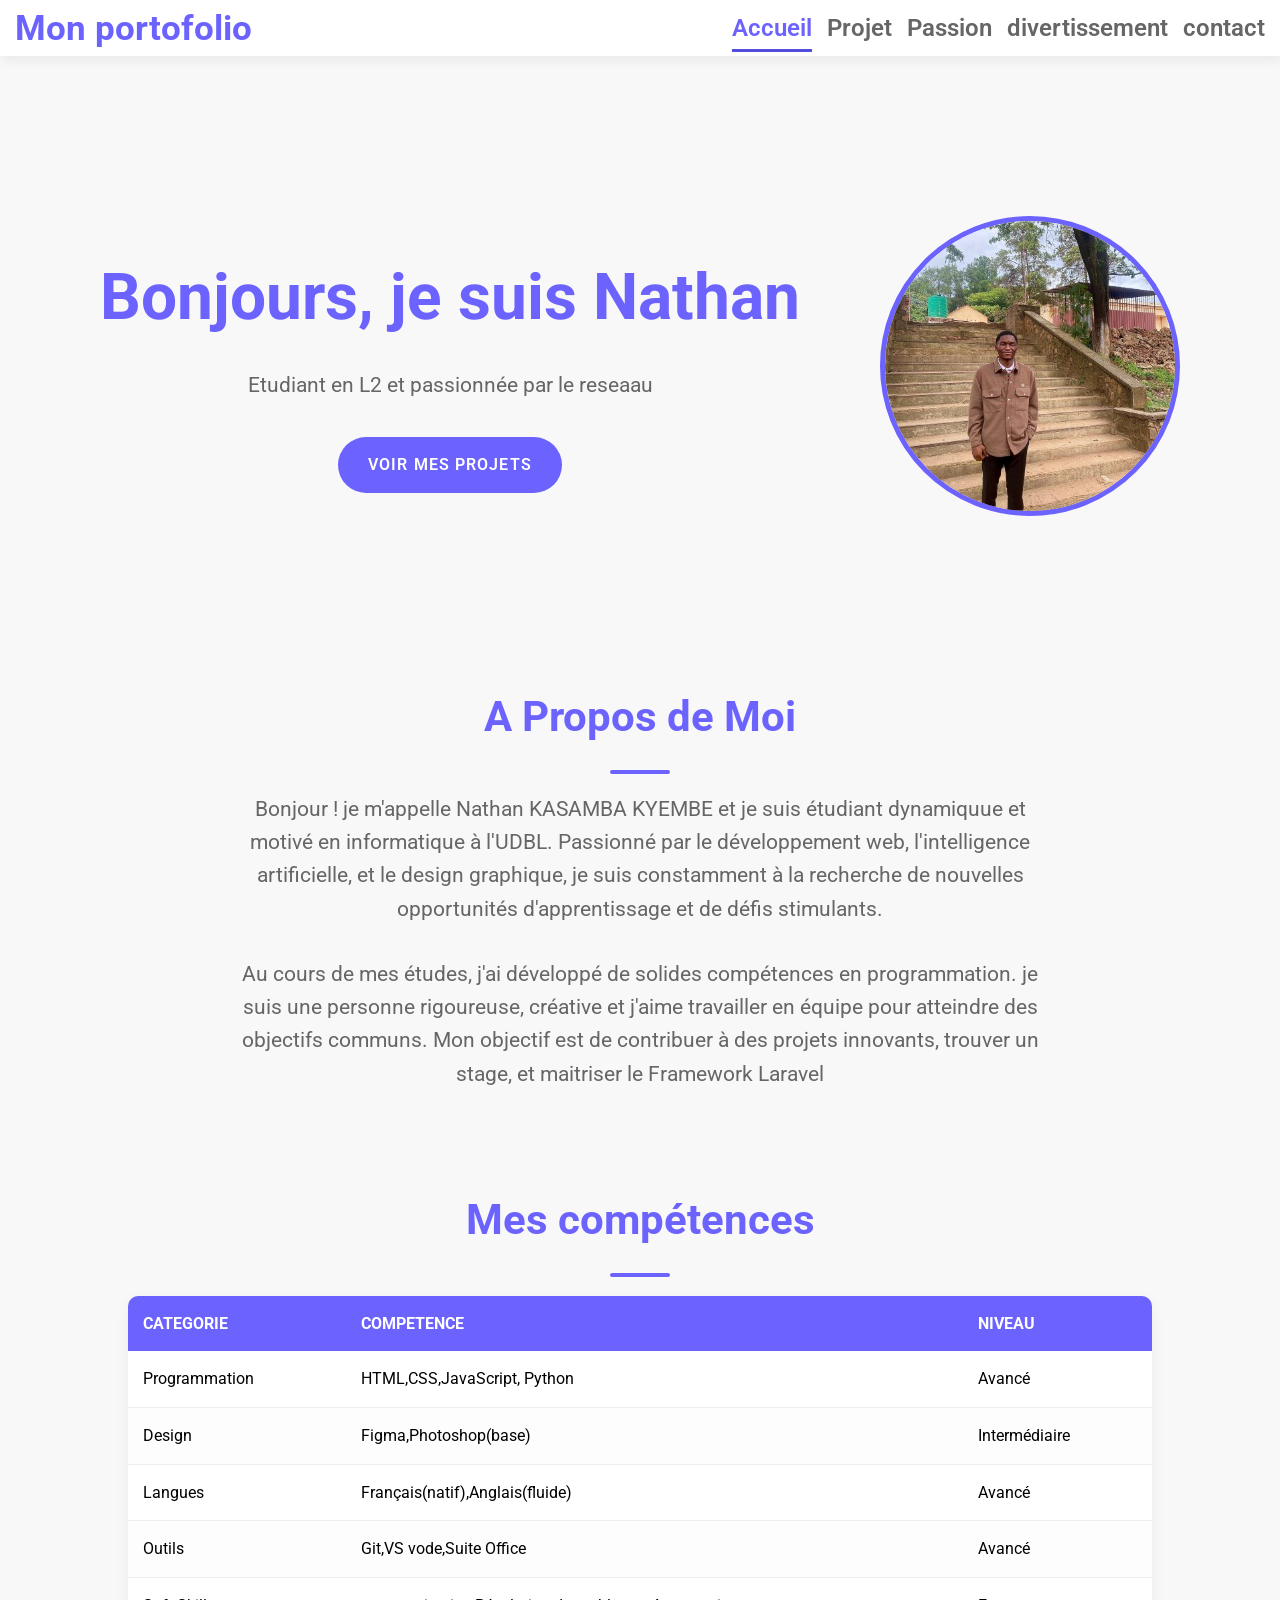
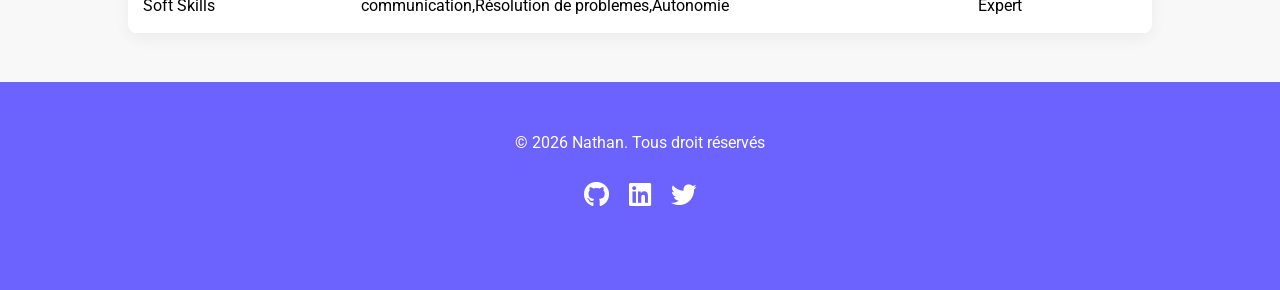
<file: index.html>
<!DOCTYPE html>
<html lang="fr">
<head>
    <meta charset="UTF-8">
    <meta name="viewport" content="width=device-width, initial-scale=1.0">
    <title>mon portfolio</title>
    <link rel="stylesheet" href="https://cdnjs.cloudflare.com/ajax/libs/font-awesome/6.5.1/css/all.min.css">
    <link rel="stylesheet" href="css/style.css">
    <link rel="preconnect" href="https://fonts.googleapis.com">
    <link rel="preconnect" href="https://fonts.gstatic.com" crossorigin>
    <link href="https://fonts.googleapis.com/css2?family=Roboto:ital,wght@0,100..900;1,100..900&display=swap" rel="stylesheet">
</head>
<body>
    <header>
        <div>
            <a href="">Mon portofolio</a>
        </div>    
        <nav>
            <ul>
                <li><a href="" class="active">Accueil</a></li>
                <li><a href="projet.html">Projet</a></li>
                <li><a href="passions.html">Passion</a></li>
                <li><a href="divertissement.html">divertissement</a></li>
                <li><a href="contact.html">contact</a></li>
            </ul>
        </nav>
    </header>
    <main>
        <section class="hero">
            <div>
                <h1>Bonjours,  je suis Nathan</h1>
                <p>Etudiant en L2 et passionnée par le reseaau</p>
                <a href="projet.html">VOIR MES PROJETS</a>
            </div>
            <div>
                <img src="image/nathan.jpg" alt="">
            </div>
        </section>
        <section class="a_propos">
            <h2>A Propos de Moi</h2>
            <p>
                Bonjour ! je m'appelle Nathan KASAMBA KYEMBE et je suis étudiant dynamiquue et motivé en informatique à l'UDBL.
                Passionné par le développement web, l'intelligence artificielle, et le design graphique, je suis constamment à la recherche de nouvelles opportunités d'apprentissage et de défis stimulants.  
            </p>
            <p>
                Au cours de mes études, j'ai développé de solides compétences en programmation.
                je suis une personne rigoureuse, créative et j'aime travailler en équipe pour atteindre des objectifs communs.
                Mon objectif est de contribuer à des projets innovants, trouver un stage, et maitriser le Framework Laravel
            </p>
        </section>
        <section>
            <h2>Mes compétences</h2>
            <table>
                <thead>
                    <tr>
                        <th>CATEGORIE</th>
                        <th>COMPETENCE</th>
                        <th>NIVEAU</th>
                    </tr>
                </thead>
                <tbody>
                    <tr>
                        <td>Programmation</td>
                        <td>HTML,CSS,JavaScript, Python</td>
                        <td>Avancé</td>
                    </tr>
                    <tr>
                        <td>Design</td>
                        <td>Figma,Photoshop(base)</td>
                        <td>Intermédiaire</td>    
                    </tr>
                    <tr>
                        <td>Langues</td>
                        <td>Français(natif),Anglais(fluide)</td>
                        <td>Avancé</td>
                    </tr>
                    <tr>
                        <td>Outils</td>
                        <td>Git,VS vode,Suite Office</td>
                        <td>Avancé</td>
                    </tr>
                    <tr>
                        <td>Soft Skills</td>
                        <td>communication,Résolution de problemes,Autonomie</td>
                        <td>Expert</td>
                    </tr>
                </tbody>
            </table>
        </section>
    </main>
    <footer>
        <div>
            <p>© 2026 Nathan. Tous droit réservés</p>
        </div>
        <div>
            <a href=""><i class="fa-brands fa-github"></i>
            <a href=""><i class="fa-brands fa-linkedin"></i>
            <a href=""><i class="fa-brands fa-twitter"></i>
        </div>   
    </footer>
</body>
</html>
</file>
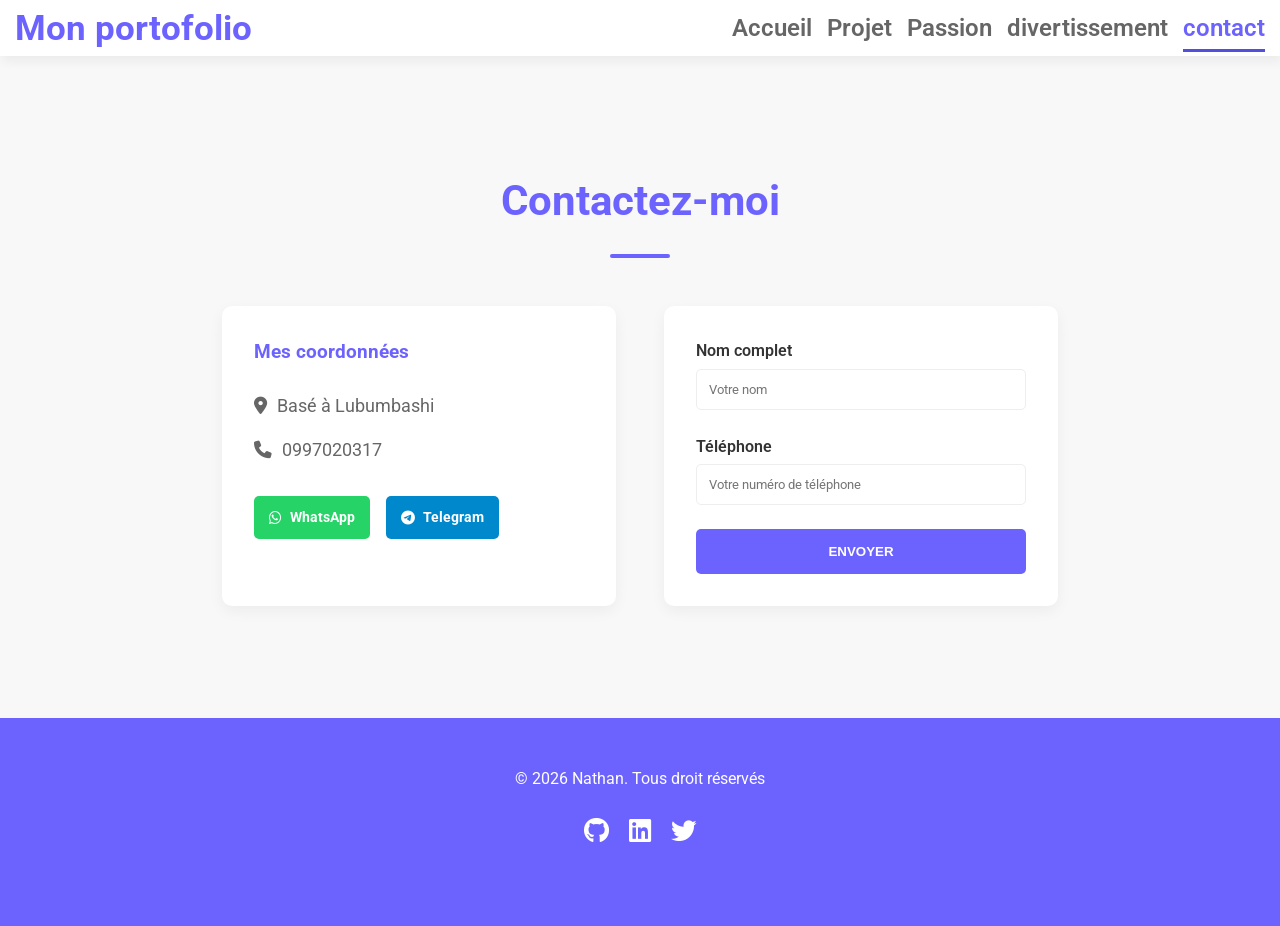
<file: contact.html>
<!DOCTYPE html>
<html lang="fr">
<head>
    <meta charset="UTF-8">
    <meta name="viewport" content="width=device-width, initial-scale=1.0">
    <title>mon portfolio</title>
    <link rel="stylesheet" href="https://cdnjs.cloudflare.com/ajax/libs/font-awesome/6.5.1/css/all.min.css">
    <link rel="stylesheet" href="css/style.css">
    <link rel="preconnect" href="https://fonts.googleapis.com">
    <link rel="preconnect" href="https://fonts.gstatic.com" crossorigin>
    <link href="https://fonts.googleapis.com/css2?family=Roboto:ital,wght@0,100..900;1,100..900&display=swap" rel="stylesheet">
</head>
<body>
    <header>
        <div>
            <a href="index.html">Mon portofolio</a>
        </div>    
        <nav>
            <ul>
                <li><a href="index.html">Accueil</a></li>
                <li><a href="projet.html">Projet</a></li>
                <li><a href="passions.html">Passion</a></li>
                <li><a href="divertissement.html">divertissement</a></li>
                <li><a href="contact.html"  class="active">contact</a></li>
            </ul>
        </nav>
    </header>
    <main>
        <section class="contact-container">
            <h2>Contactez-moi</h2>
            
            <div class="contact-content">
                <div class="contact-info">
                    <h3>Mes coordonnées</h3>
                    <p><i class="fa-solid fa-location-dot"></i> Basé à Lubumbashi</p>
                    <p><i class="fa-solid fa-phone"></i> 0997020317</p>
                    
                    <div class="social-apps">
                        <a href="https://wa.me/243997020317" target="_blank" class="whatsapp">
                            <i class="fa-brands fa-whatsapp"></i> WhatsApp
                        </a>
                        <a href="https://t.me/+243997020317" target="_blank" class="telegram">
                            <i class="fa-brands fa-telegram"></i> Telegram
                        </a>
                    </div>
                </div>

                <form action="#" method="POST" class="contact-form">
                    <div class="form-group">
                        <label for="nom">Nom complet</label>
                        <input type="text" id="nom" name="nom" placeholder="Votre nom" required>
                    </div>
                    <div class="form-group">
                        <label for="tel">Téléphone</label>
                        <input type="tel" id="tel" name="tel" placeholder="Votre numéro de téléphone" required>
                    </div>
                    <button type="submit" class="btn-submit">Envoyer</button>
                </form>
            </div>
        </section>
    </main>
    <footer>
        <div>
            <p>© 2026 Nathan. Tous droit réservés</p>
        </div>
        <div>
            <a href=""><i class="fa-brands fa-github"></i>
            <a href=""><i class="fa-brands fa-linkedin"></i>
            <a href=""><i class="fa-brands fa-twitter"></i>
        </div>
    </footer>
</body>
</html>
</file>
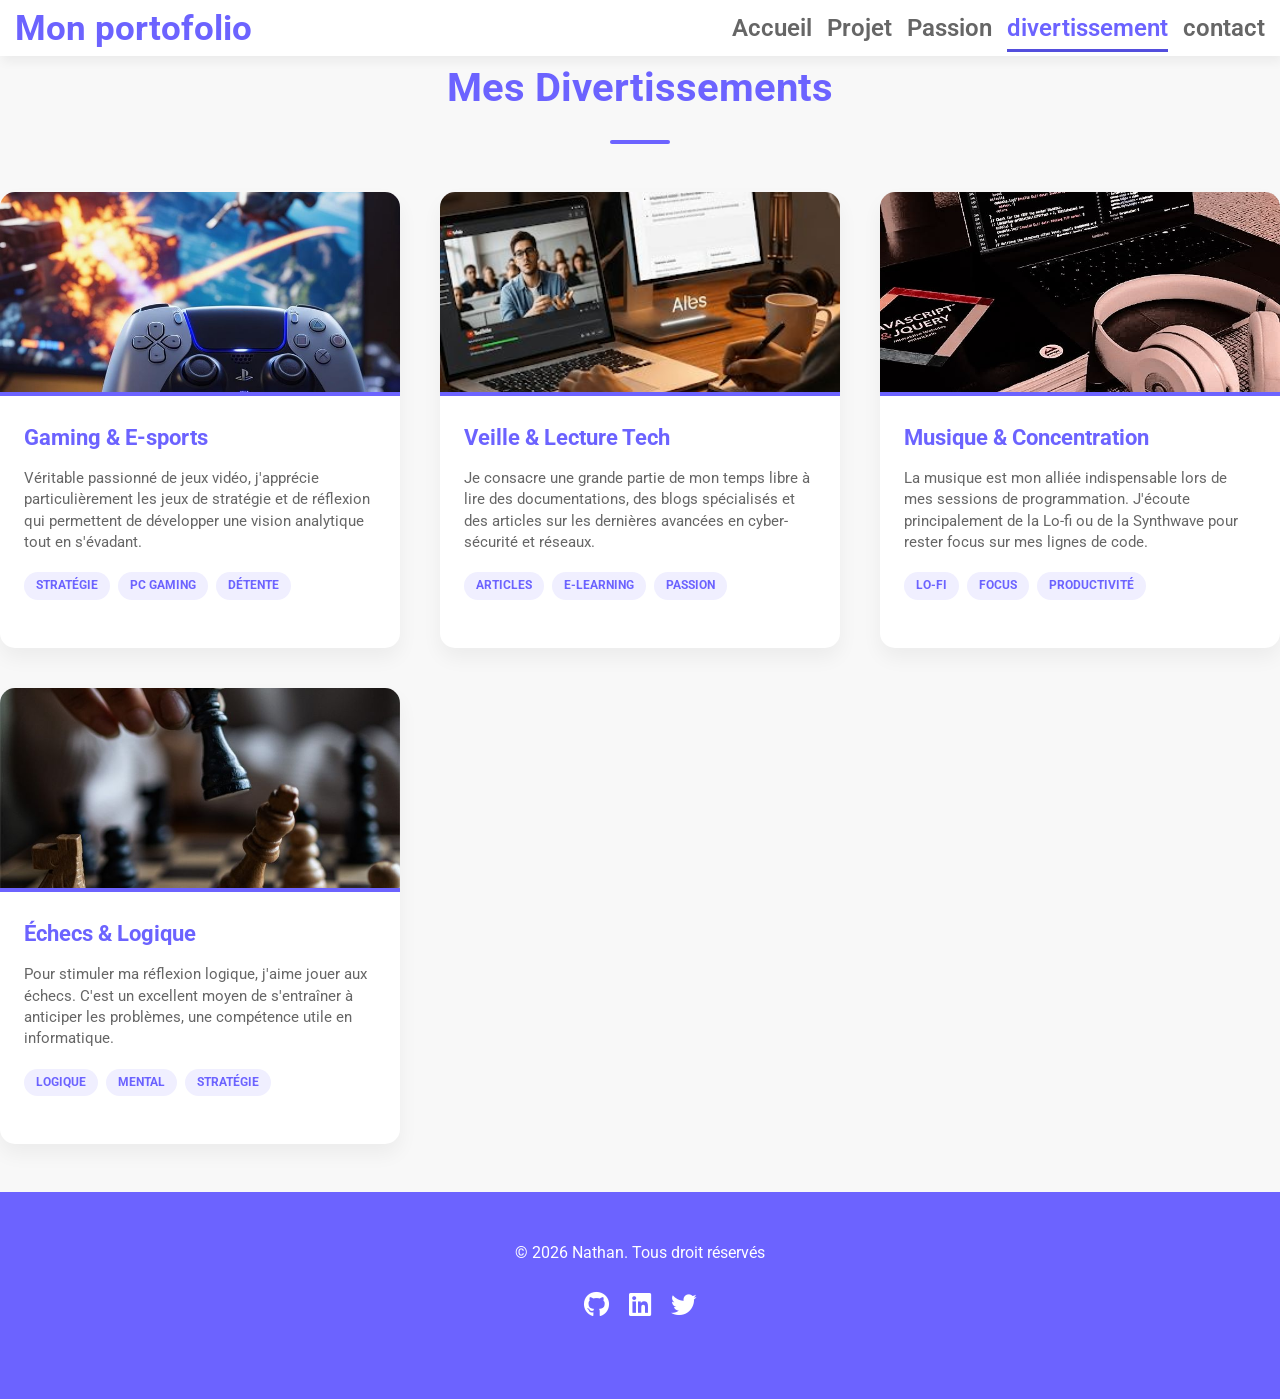
<file: divertissement.html>
<!DOCTYPE html>
<html lang="fr">
<head>
    <meta charset="UTF-8">
    <meta name="viewport" content="width=device-width, initial-scale=1.0">
    <title>mon portfolio</title>
    <link rel="stylesheet" href="https://cdnjs.cloudflare.com/ajax/libs/font-awesome/6.5.1/css/all.min.css">
    <link rel="stylesheet" href="css/style.css">
    <link rel="preconnect" href="https://fonts.googleapis.com">
    <link rel="preconnect" href="https://fonts.gstatic.com" crossorigin>
    <link href="https://fonts.googleapis.com/css2?family=Roboto:ital,wght@0,100..900;1,100..900&display=swap" rel="stylesheet">
</head>
<body>
    <header>
        <div>
            <a href="index.html">Mon portofolio</a>
        </div>    
        <nav>
            <ul>
                <li><a href="index.html">Accueil</a></li>
                <li><a href="projet.html">Projet</a></li>
                <li><a href="passions.html">Passion</a></li>
                <li><a href="divertissement.html"  class="active">divertissement</a></li>
                <li><a href="contact.html">contact</a></li>
            </ul>
        </nav>
    </header>
    <main class="entertainment-page">
        <section class="projects-header">
            <h2>Mes Divertissements</h2>
        </section>

        <section class="projects-grid">
            <div class="project-card">
                <div class="card-img">
                    <img src="image/gaming.jpg" alt="Gaming">
                </div>
                <div class="card-content">
                    <h3>Gaming & E-sports</h3>
                    <p>
                        Véritable passionné de jeux vidéo, j'apprécie particulièrement les jeux de stratégie et de réflexion qui permettent de développer une vision analytique tout en s'évadant.
                    </p>
                    <div class="tags">
                        <span class="tag">Stratégie</span>
                        <span class="tag">PC Gaming</span>
                        <span class="tag">Détente</span>
                    </div>
                </div>
            </div>

            <div class="project-card">
                <div class="card-img">
                    <img src="image/lecture_tech.jpg" alt="Veille Technologique">
                </div>
                <div class="card-content">
                    <h3>Veille & Lecture Tech</h3>
                    <p>
                        Je consacre une grande partie de mon temps libre à lire des documentations, des blogs spécialisés et des articles sur les dernières avancées en cyber-sécurité et réseaux.
                    </p>
                    <div class="tags">
                        <span class="tag">Articles</span>
                        <span class="tag">E-learning</span>
                        <span class="tag">Passion</span>
                    </div>
                </div>
            </div>

            <div class="project-card">
                <div class="card-img">
                    <img src="image/musique.jpg" alt="Musique">
                </div>
                <div class="card-content">
                    <h3>Musique & Concentration</h3>
                    <p>
                        La musique est mon alliée indispensable lors de mes sessions de programmation. J'écoute principalement de la Lo-fi ou de la Synthwave pour rester focus sur mes lignes de code.
                    </p>
                    <div class="tags">
                        <span class="tag">Lo-Fi</span>
                        <span class="tag">Focus</span>
                        <span class="tag">Productivité</span>
                    </div>
                </div>
            </div>

            <div class="project-card">
                <div class="card-img">
                    <img src="image/echecs.jpg" alt="Échecs">
                </div>
                <div class="card-content">
                    <h3>Échecs & Logique</h3>
                    <p>
                        Pour stimuler ma réflexion logique, j'aime jouer aux échecs. C'est un excellent moyen de s'entraîner à anticiper les problèmes, une compétence utile en informatique.
                    </p>
                    <div class="tags">
                        <span class="tag">Logique</span>
                        <span class="tag">Mental</span>
                        <span class="tag">Stratégie</span>
                    </div>
                </div>
            </div>
        </section>
    </main>
    <footer>
        <div>
            <p>© 2026 Nathan. Tous droit réservés</p>
        </div>
        <div>
            <a href=""><i class="fa-brands fa-github"></i>
            <a href=""><i class="fa-brands fa-linkedin"></i>
            <a href=""><i class="fa-brands fa-twitter"></i>
        </div>
    </footer>
</body>
</html>
</file>
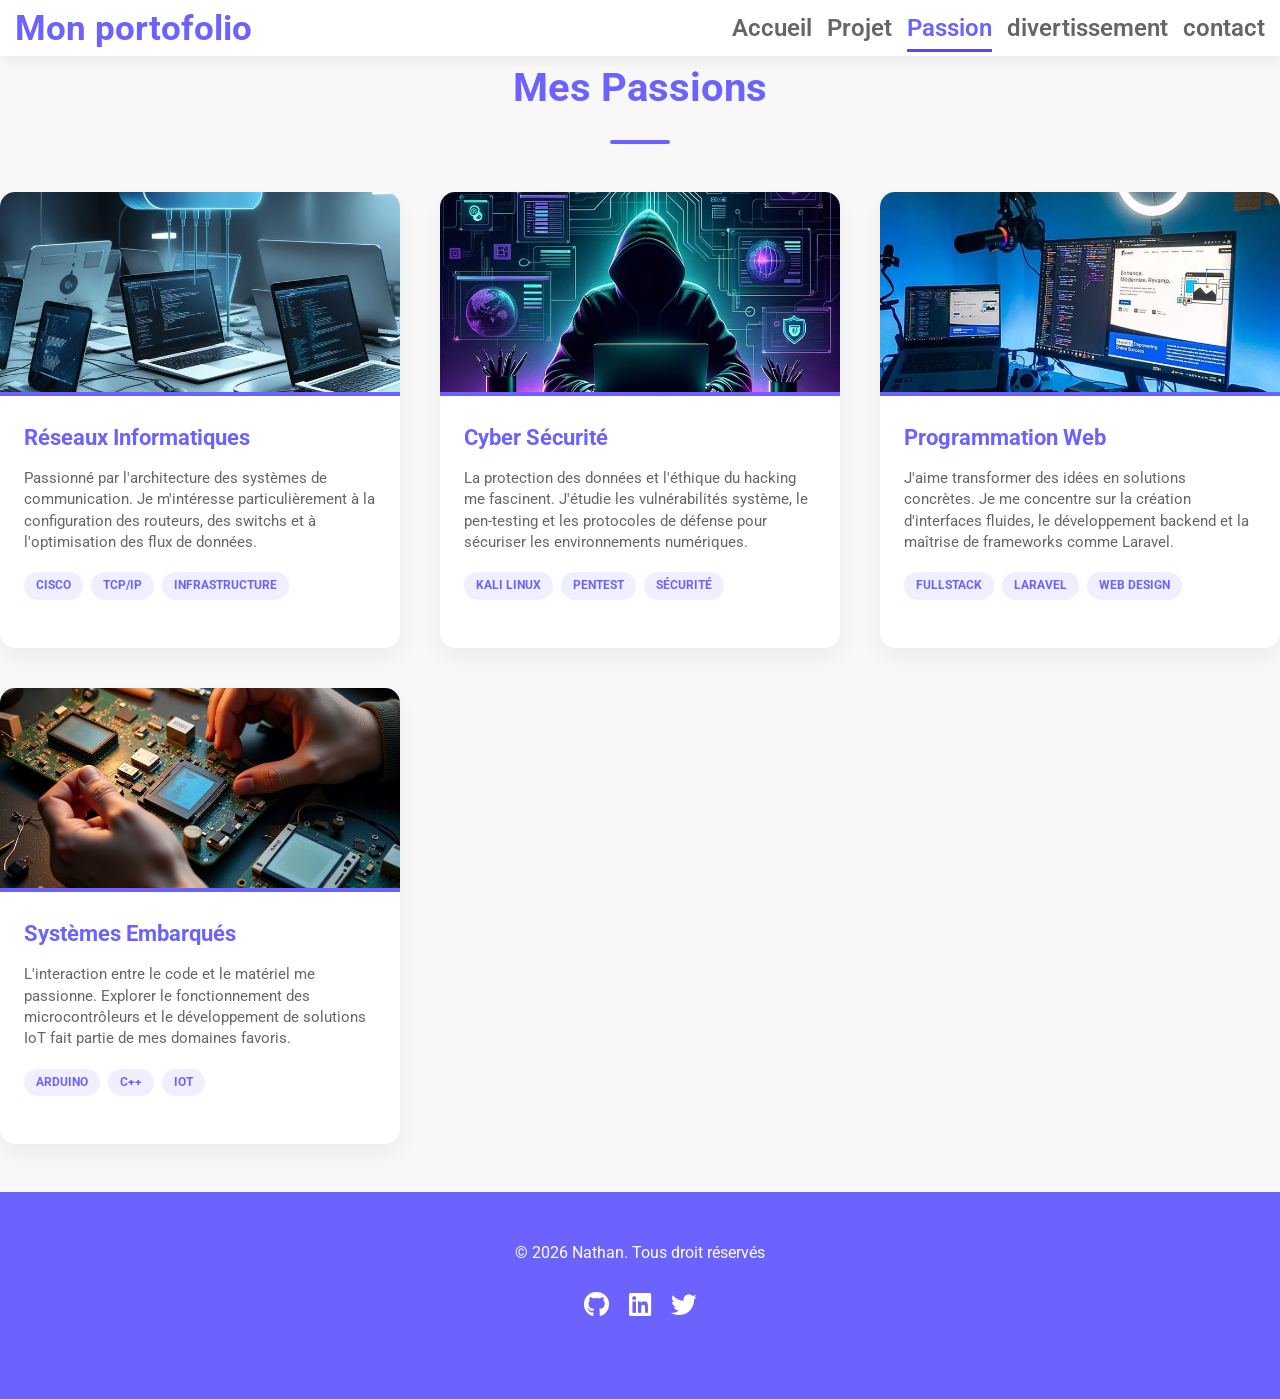
<file: passions.html>
<!DOCTYPE html>
<html lang="fr">
<head>
    <meta charset="UTF-8">
    <meta name="viewport" content="width=device-width, initial-scale=1.0">
    <title>mon portfolio</title>
    <link rel="stylesheet" href="https://cdnjs.cloudflare.com/ajax/libs/font-awesome/6.5.1/css/all.min.css">
    <link rel="stylesheet" href="css/style.css">
    <link rel="preconnect" href="https://fonts.googleapis.com">
    <link rel="preconnect" href="https://fonts.gstatic.com" crossorigin>
    <link href="https://fonts.googleapis.com/css2?family=Roboto:ital,wght@0,100..900;1,100..900&display=swap" rel="stylesheet">
</head>
<body>
    <header>
        <div>
            <a href="index.html">Mon portofolio</a>
        </div>    
        <nav>
            <ul>
                <li><a href="index.html">Accueil</a></li>
                <li><a href="projet.html">Projet</a></li>
                <li><a href="passions.html"  class="active">Passion</a></li>
                <li><a href="divertissement.html">divertissement</a></li>
                <li><a href="contact.html">contact</a></li>
            </ul>
        </nav>
    </header>
    <main class="passions-page">
        <section class="projects-header">
            <h2>Mes Passions</h2>
        </section>

        <section class="projects-grid">
            <div class="project-card">
                <div class="card-img">
                    <img src="image/reseau.jpg" alt="Réseaux Informatiques">
                </div>
                <div class="card-content">
                    <h3>Réseaux Informatiques</h3>
                    <p>
                        Passionné par l'architecture des systèmes de communication. Je m'intéresse particulièrement à la configuration des routeurs, des switchs et à l'optimisation des flux de données.
                    </p>
                    <div class="tags">
                        <span class="tag">Cisco</span>
                        <span class="tag">TCP/IP</span>
                        <span class="tag">Infrastructure</span>
                    </div>
                </div>
            </div>

            <div class="project-card">
                <div class="card-img">
                    <img src="image/cybersecurite.jpg" alt="Cyber Sécurité">
                </div>
                <div class="card-content">
                    <h3>Cyber Sécurité</h3>
                    <p>
                        La protection des données et l'éthique du hacking me fascinent. J'étudie les vulnérabilités système, le pen-testing et les protocoles de défense pour sécuriser les environnements numériques.
                    </p>
                    <div class="tags">
                        <span class="tag">Kali Linux</span>
                        <span class="tag">Pentest</span>
                        <span class="tag">Sécurité</span>
                    </div>
                </div>
            </div>

            <div class="project-card">
                <div class="card-img">
                    <img src="image/programmation_web.jpg" alt="Programmation Web">
                </div>
                <div class="card-content">
                    <h3>Programmation Web</h3>
                    <p>
                        J'aime transformer des idées en solutions concrètes. Je me concentre sur la création d'interfaces fluides, le développement backend et la maîtrise de frameworks comme Laravel.
                    </p>
                    <div class="tags">
                        <span class="tag">Fullstack</span>
                        <span class="tag">Laravel</span>
                        <span class="tag">Web Design</span>
                    </div>
                </div>
            </div>

            <div class="project-card">
                <div class="card-img">
                    <img src="image/systemes_embarques.jpg" alt="Systèmes Embarqués">
                </div>
                <div class="card-content">
                    <h3>Systèmes Embarqués</h3>
                    <p>
                        L'interaction entre le code et le matériel me passionne. Explorer le fonctionnement des microcontrôleurs et le développement de solutions IoT fait partie de mes domaines favoris.
                    </p>
                    <div class="tags">
                        <span class="tag">Arduino</span>
                        <span class="tag">C++</span>
                        <span class="tag">IoT</span>
                    </div>
                </div>
            </div>
        </section>
    </main>
    <footer>
        <div>
            <p>© 2026 Nathan. Tous droit réservés</p>
        </div>
        <div>
            <a href=""><i class="fa-brands fa-github"></i>
            <a href=""><i class="fa-brands fa-linkedin"></i>
            <a href=""><i class="fa-brands fa-twitter"></i>
        </div>
    </footer>
</body>
</html>
</file>
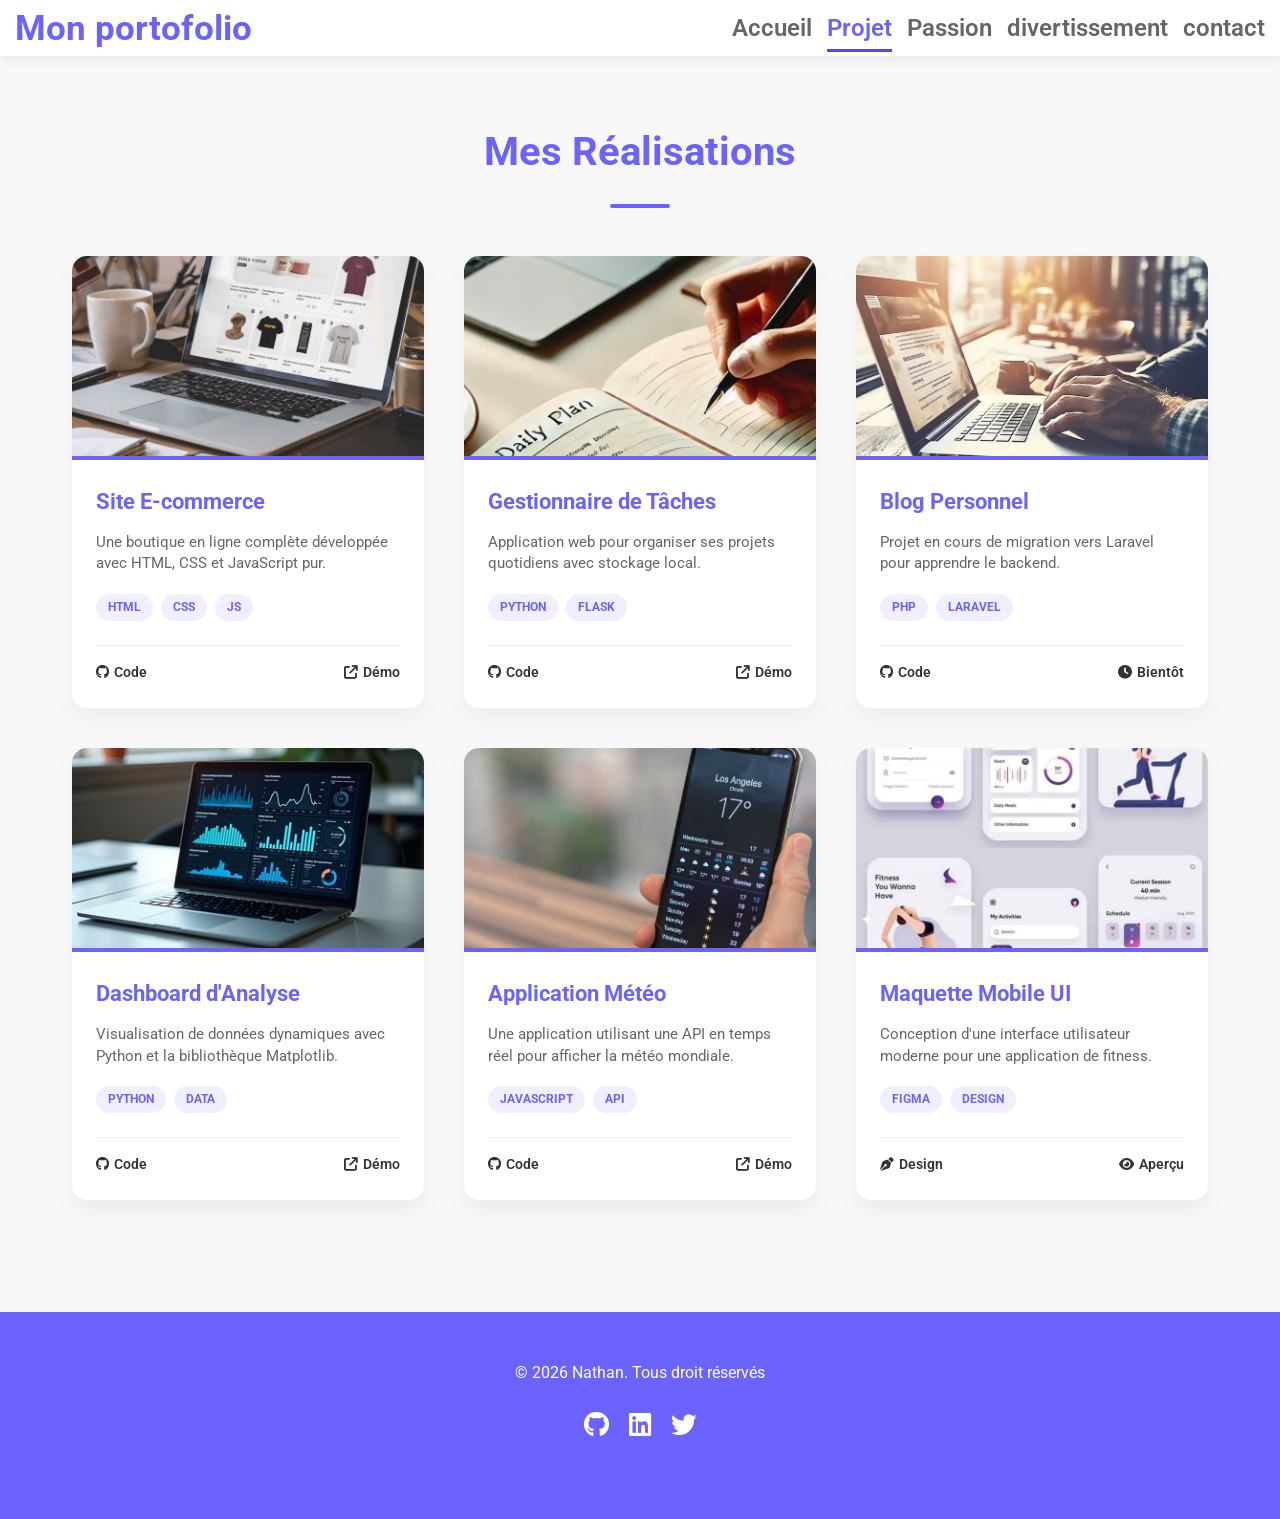
<file: projet.html>
<!DOCTYPE html>
<html lang="fr">
<head>
    <meta charset="UTF-8">
    <meta name="viewport" content="width=device-width, initial-scale=1.0">
    <title>mon portfolio</title>
    <link rel="stylesheet" href="https://cdnjs.cloudflare.com/ajax/libs/font-awesome/6.5.1/css/all.min.css">
    <link rel="stylesheet" href="css/style.css">
    <link rel="preconnect" href="https://fonts.googleapis.com">
    <link rel="preconnect" href="https://fonts.gstatic.com" crossorigin>
    <link href="https://fonts.googleapis.com/css2?family=Roboto:ital,wght@0,100..900;1,100..900&display=swap" rel="stylesheet">
</head>
<body>
    <header>
        <div>
            <a href="index.html">Mon portofolio</a>
        </div>    
        <nav>
            <ul>
                <li><a href="index.html">Accueil</a></li>
                <li><a href="projet.html"  class="active">Projet</a></li>
                <li><a href="passions.html">Passion</a></li>
                <li><a href="divertissement.html">divertissement</a></li>
                <li><a href="contact.html" >contact</a></li>
            </ul>
        </nav>
    </header>
    <main class="projects-page">
        <section class="projects-header">
            <h2>Mes Réalisations</h2>
        </section>

        <section class="projects-grid">
            <div class="project-card">
                <div class="card-img">
                    <img src="image/site_e-commerce.jpg" alt="Site E-commerce">
                </div>
                <div class="card-content">
                    <h3>Site E-commerce</h3>
                    <p>Une boutique en ligne complète développée avec HTML, CSS et JavaScript pur.</p>
                    <div class="tags">
                        <span class="tag">HTML</span>
                        <span class="tag">CSS</span>
                        <span class="tag">JS</span>
                    </div>
                    <div class="card-links">
                        <a href="#"><i class="fa-brands fa-github"></i> Code</a>
                        <a href="#"><i class="fa-solid fa-external-link"></i> Démo</a>
                    </div>
                </div>
            </div>

            <div class="project-card">
                <div class="card-img">
                    <img src="image/gestionnaire_de_tache.jpg" alt="Gestionnaire">
                </div>
                <div class="card-content">
                    <h3>Gestionnaire de Tâches</h3>
                    <p>Application web pour organiser ses projets quotidiens avec stockage local.</p>
                    <div class="tags">
                        <span class="tag">Python</span>
                        <span class="tag">Flask</span>
                    </div>
                    <div class="card-links">
                        <a href="#"><i class="fa-brands fa-github"></i> Code</a>
                        <a href="#"><i class="fa-solid fa-external-link"></i> Démo</a>
                    </div>
                </div>
            </div>

            <div class="project-card">
                <div class="card-img">
                    <img src="image/blog_personnel.jpg" alt="Blog">
                </div>
                <div class="card-content">
                    <h3>Blog Personnel</h3>
                    <p>Projet en cours de migration vers Laravel pour apprendre le backend.</p>
                    <div class="tags">
                        <span class="tag">PHP</span>
                        <span class="tag">Laravel</span>
                    </div>
                    <div class="card-links">
                        <a href="#"><i class="fa-brands fa-github"></i> Code</a>
                        <a href="#"><i class="fa-solid fa-clock"></i> Bientôt</a>
                    </div>
                </div>
            </div>

            <div class="project-card">
                <div class="card-img">
                    <img src="image/dashboard_d'analyse.jpg" alt="Dashboard">
                </div>
                <div class="card-content">
                    <h3>Dashboard d'Analyse</h3>
                    <p>Visualisation de données dynamiques avec Python et la bibliothèque Matplotlib.</p>
                    <div class="tags">
                        <span class="tag">Python</span>
                        <span class="tag">Data</span>
                    </div>
                    <div class="card-links">
                        <a href="#"><i class="fa-brands fa-github"></i> Code</a>
                        <a href="#"><i class="fa-solid fa-external-link"></i> Démo</a>
                    </div>
                </div>
            </div>

            <div class="project-card">
                <div class="card-img">
                    <img src="image/application_meteo.jpg" alt="Météo">
                </div>
                <div class="card-content">
                    <h3>Application Météo</h3>
                    <p>Une application utilisant une API en temps réel pour afficher la météo mondiale.</p>
                    <div class="tags">
                        <span class="tag">JavaScript</span>
                        <span class="tag">API</span>
                    </div>
                    <div class="card-links">
                        <a href="#"><i class="fa-brands fa-github"></i> Code</a>
                        <a href="#"><i class="fa-solid fa-external-link"></i> Démo</a>
                    </div>
                </div>
            </div>

            <div class="project-card">
                <div class="card-img">
                    <img src="image/application_de_fitness.jpg" alt="Design">
                </div>
                <div class="card-content">
                    <h3>Maquette Mobile UI</h3>
                    <p>Conception d'une interface utilisateur moderne pour une application de fitness.</p>
                    <div class="tags">
                        <span class="tag">Figma</span>
                        <span class="tag">Design</span>
                    </div>
                    <div class="card-links">
                        <a href="#"><i class="fa-solid fa-pen-nib"></i> Design</a>
                        <a href="#"><i class="fa-solid fa-eye"></i> Aperçu</a>
                    </div>
                </div>
            </div>
        </section>
    </main>
    <footer>
        <div>
            <p>© 2026 Nathan. Tous droit réservés</p>
        </div>
        <div>
            <a href=""><i class="fa-brands fa-github"></i>
            <a href=""><i class="fa-brands fa-linkedin"></i>
            <a href=""><i class="fa-brands fa-twitter"></i>
        </div>
    </footer>
</body>
</html>
</file>
<file: css/style.css>
:root{
    --violet-doux : #6C63FF;
    --violet-fonce : #534edd;
    --orange-vif :#FFA726; 
    --gris-tres-fonce :#333;
    --gris-fonce :#666;
    --gris-tres-claire :#F8F8F8;
    --gris-claire :#EEE;
}

*{
    margin: 0;
    padding: 0;
    box-sizing: border-box;
}

body{
    background-color: var(--gris-tres-claire);
    font-family: roboto, sans-serif;
    line-height: 1.6;
}

header{
    background-color: white;
    box-shadow: 2px 6px 10px rgba(0, 0, 0, 0.05);
    position: sticky;
    top: 0;
    z-index: 100;
    display: flex;
    justify-content: space-between;
    align-items: center;
    padding: 2rem, 3rem;
}

header div a{
    text-decoration: none;
    font-size: 2.2rem;
    font-weight: bold;
    color: var(--violet-doux);
    margin-left: 15px;
}
ul li {
    list-style: none;
    margin-right: 15px;
}
ul{
    display: flex;
}

ul li a{
    text-decoration: none;
    color: var(--gris-fonce);
    font-weight: 600;
    font-size: 1.5rem;
    position: relative;
    padding: 10px 0;
}

ul li a:hover{
    color: var(--violet-doux);
}

ul li a::after{
    content: '';
    position: absolute;
    left: 0;
    bottom: 0;
    height: 3px;
    width: 0%;
    background-color: var(--violet-fonce);
    transition: width 0.3s ease;
}

ul li a:hover::after{
    width: 100%;
}
.active{
    color: var(--violet-doux);
}

.active::after{
    width: 100%;
}

.hero{
    display: flex;
    justify-content: center;
    gap: 5rem;
    align-items: center;
    text-align: center;
    margin: 10rem 2rem;
}

.hero img{
    width: 300px;
    height: 300px;
    border-radius: 50%;
    object-fit: cover;
    border: 5px solid var(--violet-doux);
}

.hero h1{
    color: var(--violet-doux);
    font-size: 4rem;
    font-weight: 700;
    margin-bottom: 1.2rem;
}

.hero p{
    color: var(--gris-fonce);
    font-size: 1.3rem;
    margin-bottom: 1.2rem;
}

.hero a{
    text-decoration: none;
    display: inline-block;
    background-color: var(--violet-doux);
    color: white;
    padding: 15px 30px;
    border-radius: 50px;
    text-transform: uppercase;
    letter-spacing: 1.1px;
    font-weight: 600;
    margin-top: 1rem;
    transition: background-color 0.3s ease;
}

.hero a:hover{
    background-color: var(--violet-fonce);
    transform: translateY(-3px);
}

.a_propos{
    width: 800px;
    margin: 6rem auto;    
    text-align: center;
}
section h2{
    color: var(--violet-doux);
    font-size: 2.6rem;
    font-weight: 700;
    position: relative;
    margin-bottom: 1.2rem;
    text-align: center;
}
section h2::after{
    content: '';
    width: 60px;
    height: 4px;
    background-color: var(--violet-doux);
    display: block;
    margin: 1.2rem auto;
    border-radius: 2px;

}

section p{
    margin-bottom: 2rem;
    color: var(--gris-fonce);
    font-size: 1.3rem;
}

table{
    margin:0 auto;
    width: 80%;
    border-collapse: collapse;
    background-color: #fff;
    box-shadow: 0 5px 15px rgba(0, 0, 0, 0.05);
    border-radius: 10px;
    overflow: hidden;
}

table th , table td {
    padding: 15px;
}

table thead{
    background-color: var(--violet-doux);
    color: #fff;
    text-transform: uppercase;
}

table tbody td{
    border-bottom: 1px solid var(--gris-claire);
}
table tbody tr:nth-child(even){
    background-color: #fdfdfd;
}

table tbody tr{
    transition: background-color 0.3s ease;
}

table tbody tr:hover{
    background-color: #f0f0f0;
}
table thead th{
    text-align: left;
}

footer{
    margin-top: 3rem;
    background-color: var(--violet-doux);
    padding: 3rem;
    text-align: center;
}

footer p{
    color: white;
    margin-bottom: 1.2rem;
}
footer a{
    display: inline-block;
    font-size: 1.6rem;
    color: white;
    margin: 0 10px;
    transition: color 0.3s ease,transform 0.3s ease;
}

footer a:hover{
    color: var(--orange-vif);
    transform: translateY(-3px);
}


/* Styles pour la page Contact */
.contact-container {
    max-width: 900px;
    margin: 5rem auto;
    padding: 2rem;
}

.contact-content {
    display: flex;
    justify-content: space-between;
    gap: 3rem;
    margin-top: 3rem;
    flex-wrap: wrap;
}

.contact-info, .contact-form {
    flex: 1;
    min-width: 300px;
    background: white;
    padding: 2rem;
    border-radius: 10px;
    box-shadow: 0 5px 15px rgba(0, 0, 0, 0.05);
}

.contact-info h3 {
    color: var(--violet-doux);
    margin-bottom: 1.5rem;
}

.contact-info p {
    font-size: 1.1rem;
    display: flex;
    align-items: center;
    gap: 10px;
    margin-bottom: 1rem;
}

.social-apps {
    margin-top: 2rem;
    display: flex;
    gap: 1rem;
}

.social-apps a {
    text-decoration: none;
    color: white;
    padding: 10px 15px;
    border-radius: 5px;
    font-size: 0.9rem;
    font-weight: bold;
    display: flex;
    align-items: center;
    gap: 8px;
    transition: opacity 0.5s ease;
}

.whatsapp { background-color: #25D366; }
.telegram { background-color: #0088cc; }

.social-apps a:hover {
    opacity: 0.8;
    transform: translateY(-3px);
}

/* Formulaire */
.form-group {
    margin-bottom: 1.5rem;
    text-align: left;
}

.form-group label {
    display: block;
    margin-bottom: 5px;
    color: var(--gris-tres-fonce);
    font-weight: 600;
}

.form-group input {
    width: 100%;
    padding: 12px;
    border: 1px solid var(--gris-claire);
    border-radius: 5px;
    font-family: 'Roboto', sans-serif;
}

.btn-submit {
    width: 100%;
    background-color: var(--violet-doux);
    color: white;
    padding: 15px;
    border: none;
    border-radius: 5px;
    font-weight: bold;
    cursor: pointer;
    text-transform: uppercase;
    transition: background 0.3s;
}

.btn-submit:hover {
    background-color: var(--violet-fonce);
}



/* --- Styles de la page Projets et de la page passions--- */

.projects-page {
    padding: 4rem 2rem;
    max-width: 1200px;
    margin: 0 auto;
}

.projects-header h2 {
    font-size: 2.5rem;
    margin-bottom: 3rem;
}

/* Grille de projets */
.projects-grid {
    display: grid;
    grid-template-columns: repeat(auto-fit, minmax(320px, 1fr));
    gap: 2.5rem;
}

/* Style de la carte */
.project-card {
    background: white;
    border-radius: 15px;
    overflow: hidden;
    box-shadow: 0 10px 20px rgba(0,0,0,0.05);
    transition: transform 0.3s ease;
    display: flex;
    flex-direction: column;
}

.project-card:hover {
    transform: translateY(-10px);
}

/* Image de la carte */
.card-img {
    height: 200px;
    overflow: hidden;
}

.card-img img {
    width: 100%;
    height: 100%;
    object-fit: cover;
}

/* Contenu de la carte */
.card-content {
    padding: 1.5rem;
    flex-grow: 1;
    display: flex;
    flex-direction: column;
    border-top: 4px solid var(--violet-doux);
}

.card-content h3 {
    color: var(--violet-doux);
    font-size: 1.4rem;
    margin-bottom: 0.8rem;
    text-align: left;
}

.card-content p {
    font-size: 0.95rem;
    color: var(--gris-fonce);
    text-align: left;
    margin-bottom: 1.2rem;
    line-height: 1.4;
}

/* Badges (Tags) */
.tags {
    display: flex;
    gap: 8px;
    margin-bottom: 1.5rem;
    flex-wrap: wrap;
}

.tag {
    background-color: #F0EFFF; /* Violet très clair */
    color: var(--violet-doux);
    padding: 4px 12px;
    border-radius: 20px;
    font-size: 0.75rem;
    font-weight: bold;
    text-transform: uppercase;
}

/* Liens en bas de carte */
.card-links {
    margin-top: auto;
    display: flex;
    justify-content: space-between;
    padding-top: 1rem;
    border-top: 1px solid var(--gris-claire);
}

.card-links a {
    text-decoration: none;
    color: var(--gris-tres-fonce);
    font-size: 0.85rem;
    font-weight: 600;
    display: flex;
    align-items: center;
    gap: 5px;
    transition: color 0.2s;
}

.card-links a:hover {
    color: var(--violet-doux);
}
</file>
